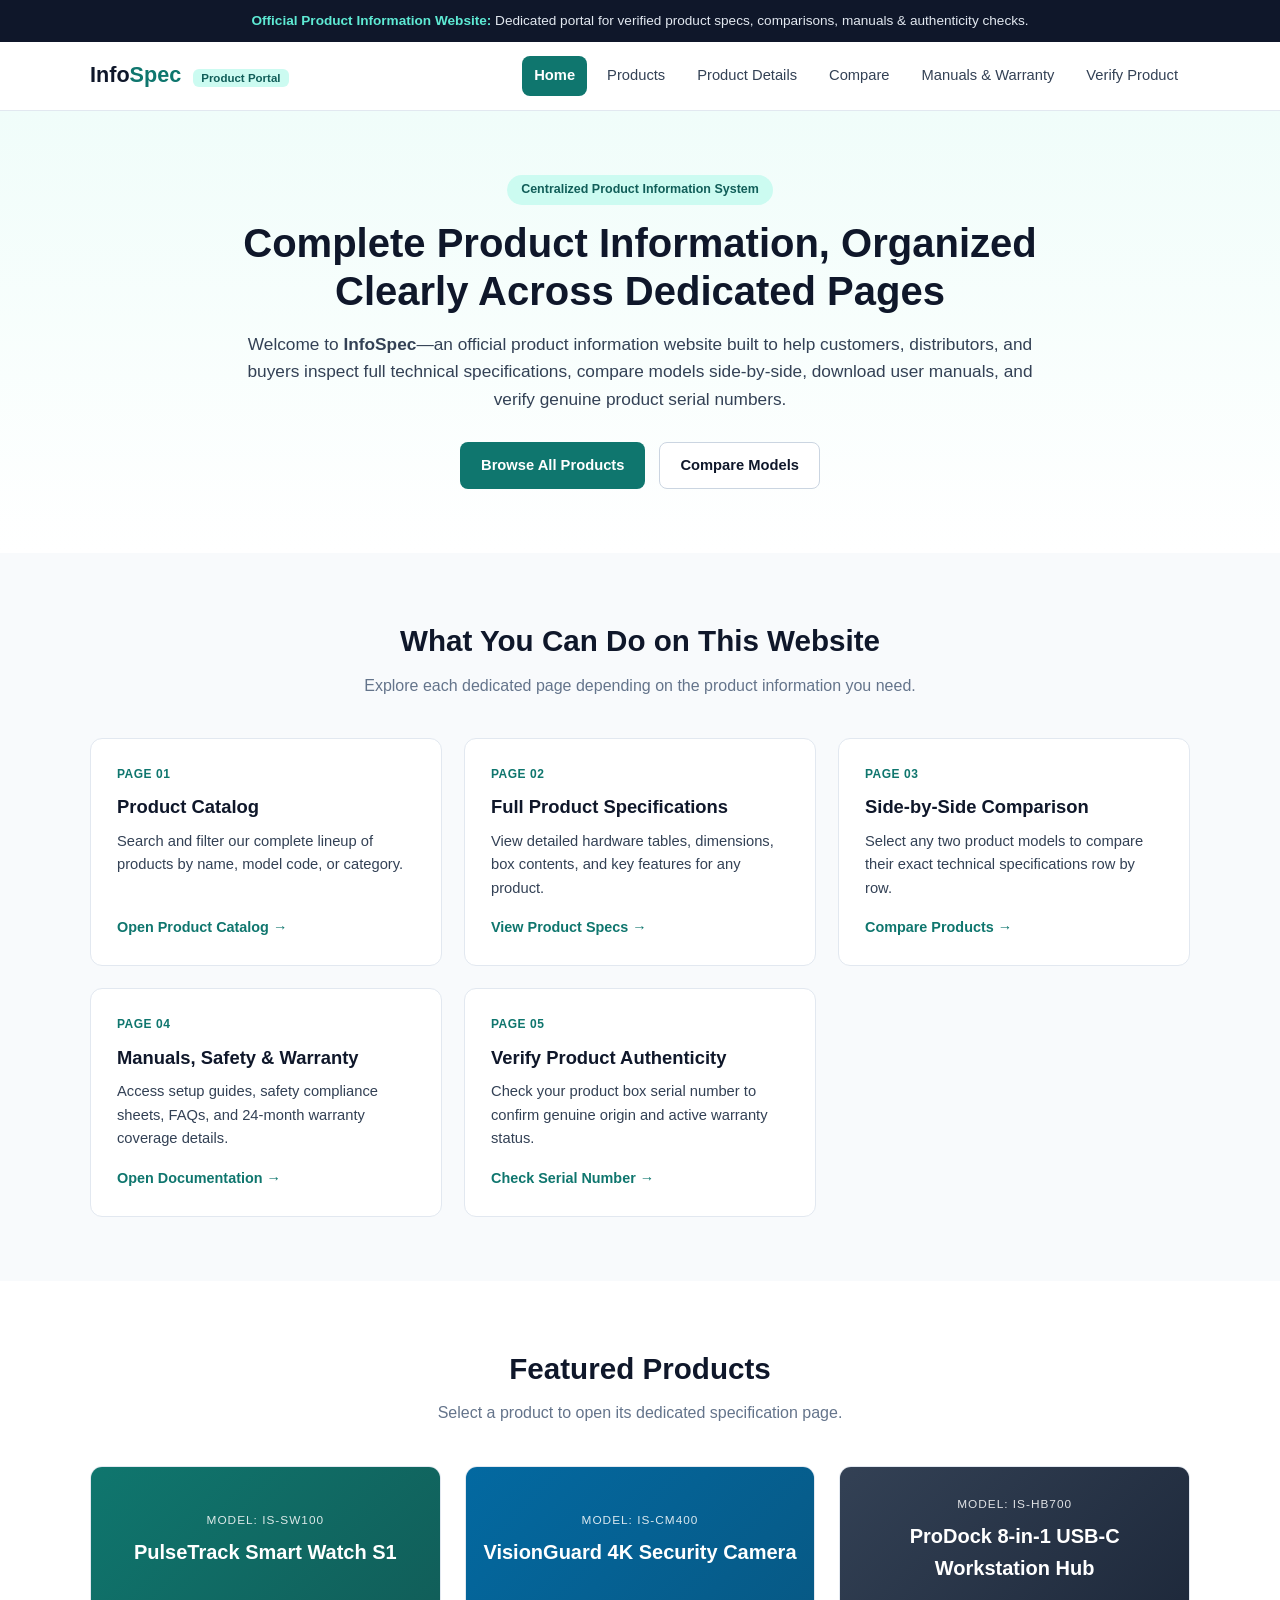
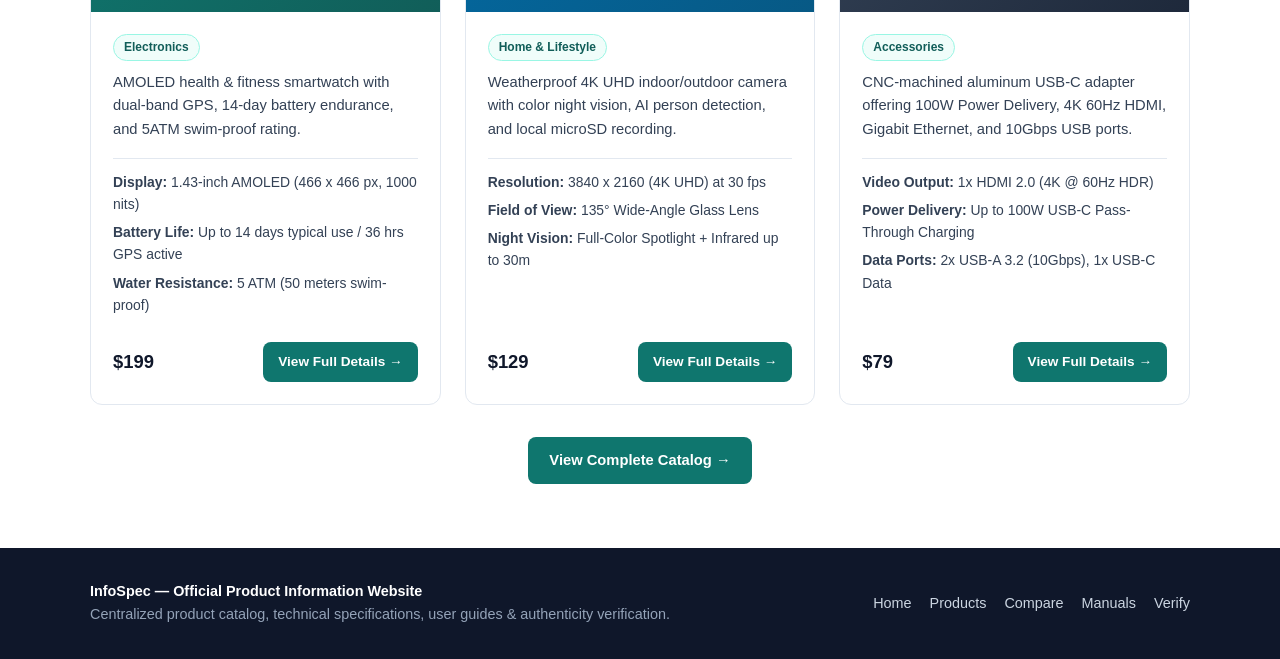
<file: index.html>
<!DOCTYPE html>
<html lang="en">
<head>
  <meta charset="UTF-8" />
  <meta name="viewport" content="width=device-width, initial-scale=1.0" />
  <title>InfoSpec — Product Information Website (Home)</title>
  <link rel="stylesheet" href="css/style.css" />
</head>
<body>
  <!-- Purpose Announcement Bar -->
  <div class="purpose-banner">
    <div class="container">
      <strong>Official Product Information Website:</strong> Dedicated portal for verified product specs, comparisons, manuals &amp; authenticity checks.
    </div>
  </div>

  <!-- Navigation -->
  <header class="navbar">
    <div class="container nav-content">
      <a href="index.html" class="logo">Info<span>Spec</span> <small>Product Portal</small></a>
      <nav class="nav-links" id="navLinks">
        <a href="index.html" class="active">Home</a>
        <a href="products.html" class="">Products</a>
        <a href="product-details.html" class="">Product Details</a>
        <a href="compare.html" class="">Compare</a>
        <a href="manuals.html" class="">Manuals &amp; Warranty</a>
        <a href="verify.html" class="">Verify Product</a>
      </nav>
      <button class="menu-toggle" id="menuToggle" aria-label="Toggle Menu">&#9776;</button>
    </div>
  </header>

  <!-- Hero Section explaining the website's exact purpose -->
  <section class="hero">
    <div class="container hero-center">
      <span class="pill">Centralized Product Information System</span>
      <h1>Complete Product Information, Organized Clearly Across Dedicated Pages</h1>
      <p class="hero-subtitle">
        Welcome to <strong>InfoSpec</strong>—an official product information website built to help customers,
        distributors, and buyers inspect full technical specifications, compare models side-by-side,
        download user manuals, and verify genuine product serial numbers.
      </p>
      <div class="hero-actions">
        <a href="products.html" class="btn btn-primary">Browse All Products</a>
        <a href="compare.html" class="btn btn-outline">Compare Models</a>
      </div>
    </div>
  </section>

  <!-- Website Sections / Pages Directory -->
  <section class="section bg-light">
    <div class="container">
      <div class="section-header">
        <h2>What You Can Do on This Website</h2>
        <p>Explore each dedicated page depending on the product information you need.</p>
      </div>

      <div class="nav-cards-grid">
        <a href="products.html" class="nav-card">
          <span class="step-num">Page 01</span>
          <h3>Product Catalog</h3>
          <p>Search and filter our complete lineup of products by name, model code, or category.</p>
          <span class="card-link">Open Product Catalog &rarr;</span>
        </a>

        <a href="product-details.html" class="nav-card">
          <span class="step-num">Page 02</span>
          <h3>Full Product Specifications</h3>
          <p>View detailed hardware tables, dimensions, box contents, and key features for any product.</p>
          <span class="card-link">View Product Specs &rarr;</span>
        </a>

        <a href="compare.html" class="nav-card">
          <span class="step-num">Page 03</span>
          <h3>Side-by-Side Comparison</h3>
          <p>Select any two product models to compare their exact technical specifications row by row.</p>
          <span class="card-link">Compare Products &rarr;</span>
        </a>

        <a href="manuals.html" class="nav-card">
          <span class="step-num">Page 04</span>
          <h3>Manuals, Safety &amp; Warranty</h3>
          <p>Access setup guides, safety compliance sheets, FAQs, and 24-month warranty coverage details.</p>
          <span class="card-link">Open Documentation &rarr;</span>
        </a>

        <a href="verify.html" class="nav-card">
          <span class="step-num">Page 05</span>
          <h3>Verify Product Authenticity</h3>
          <p>Check your product box serial number to confirm genuine origin and active warranty status.</p>
          <span class="card-link">Check Serial Number &rarr;</span>
        </a>
      </div>
    </div>
  </section>

  <!-- Featured Products Preview -->
  <section class="section">
    <div class="container">
      <div class="section-header">
        <h2>Featured Products</h2>
        <p>Select a product to open its dedicated specification page.</p>
      </div>
      <div id="featuredGrid" class="product-grid"></div>
      <div style="text-align: center; margin-top: 32px;">
        <a href="products.html" class="btn btn-primary">View Complete Catalog &rarr;</a>
      </div>
    </div>
  </section>

  <!-- Footer -->
  <footer class="footer">
    <div class="container footer-grid">
      <div>
        <strong>InfoSpec — Official Product Information Website</strong>
        <p>Centralized product catalog, technical specifications, user guides &amp; authenticity verification.</p>
      </div>
      <div class="footer-links">
        <a href="index.html">Home</a>
        <a href="products.html">Products</a>
        <a href="compare.html">Compare</a>
        <a href="manuals.html">Manuals</a>
        <a href="verify.html">Verify</a>
      </div>
    </div>
  </footer>
  <script src="js/data.js"></script>
  <script src="js/main.js"></script>
</body>
</html>
</file>
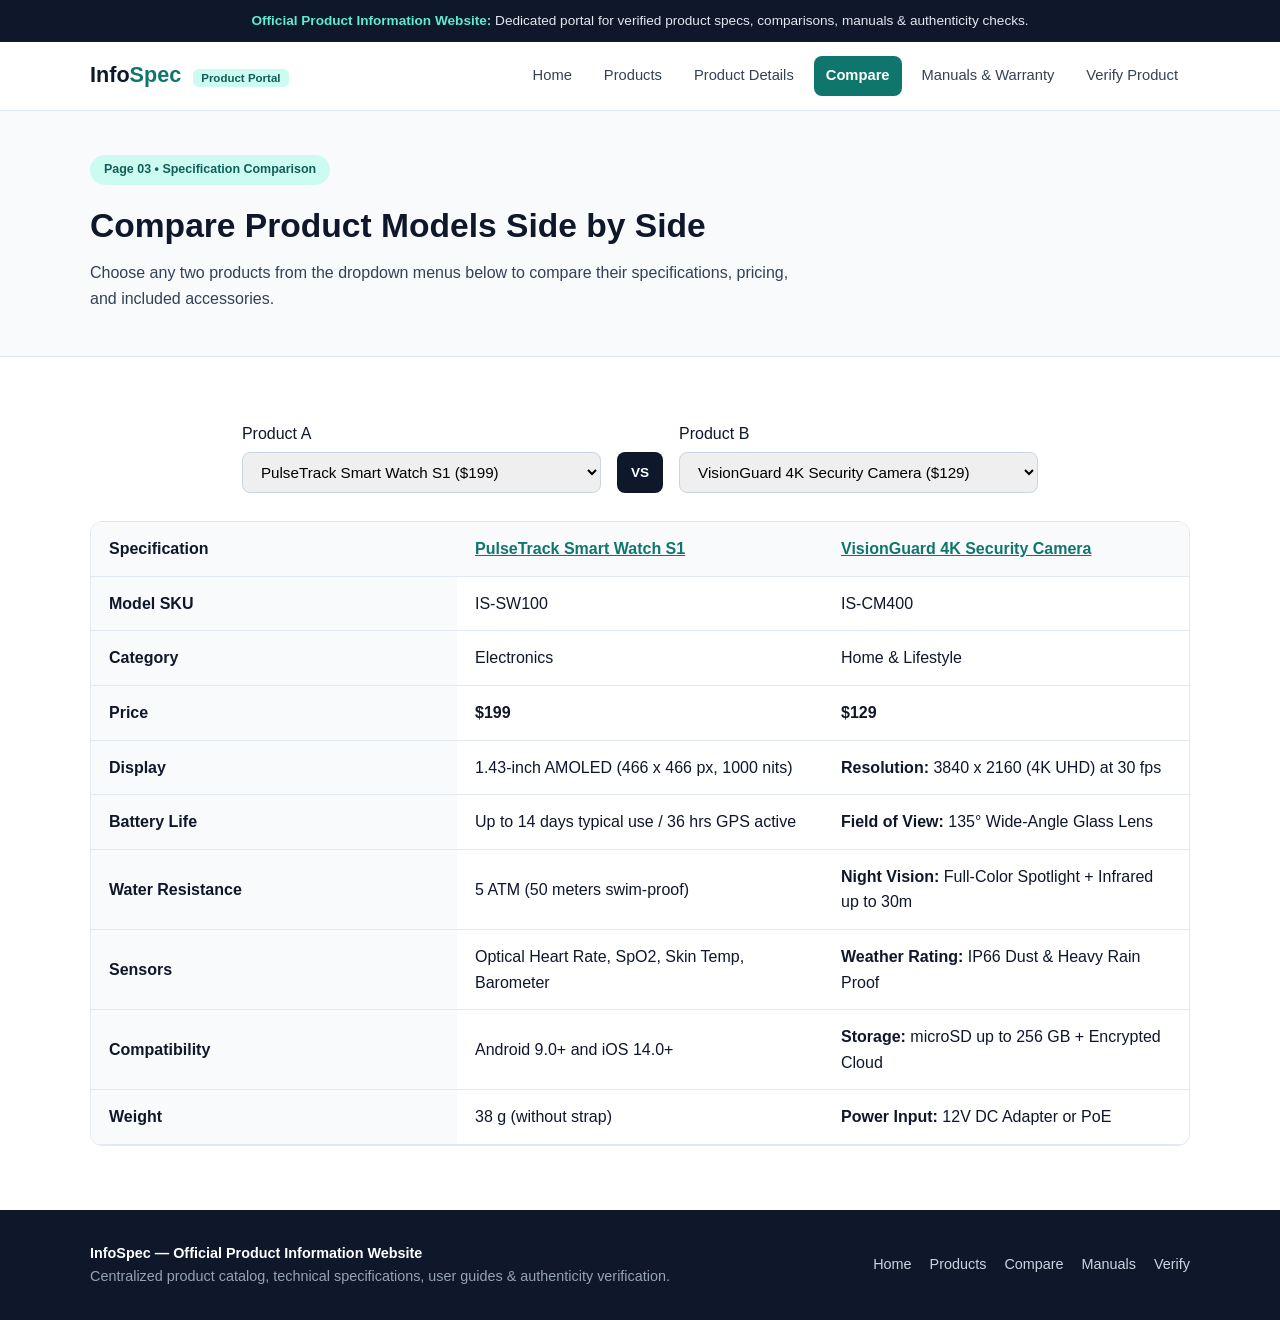
<file: compare.html>
<!DOCTYPE html>
<html lang="en">
<head>
  <meta charset="UTF-8" />
  <meta name="viewport" content="width=device-width, initial-scale=1.0" />
  <title>Compare Products — InfoSpec Product Information Website</title>
  <link rel="stylesheet" href="css/style.css" />
</head>
<body>
  <!-- Purpose Announcement Bar -->
  <div class="purpose-banner">
    <div class="container">
      <strong>Official Product Information Website:</strong> Dedicated portal for verified product specs, comparisons, manuals &amp; authenticity checks.
    </div>
  </div>

  <!-- Navigation -->
  <header class="navbar">
    <div class="container nav-content">
      <a href="index.html" class="logo">Info<span>Spec</span> <small>Product Portal</small></a>
      <nav class="nav-links" id="navLinks">
        <a href="index.html" class="">Home</a>
        <a href="products.html" class="">Products</a>
        <a href="product-details.html" class="">Product Details</a>
        <a href="compare.html" class="active">Compare</a>
        <a href="manuals.html" class="">Manuals &amp; Warranty</a>
        <a href="verify.html" class="">Verify Product</a>
      </nav>
      <button class="menu-toggle" id="menuToggle" aria-label="Toggle Menu">&#9776;</button>
    </div>
  </header>

  <section class="page-header">
    <div class="container">
      <span class="pill">Page 03 • Specification Comparison</span>
      <h1>Compare Product Models Side by Side</h1>
      <p>Choose any two products from the dropdown menus below to compare their specifications, pricing, and included accessories.</p>
    </div>
  </section>

  <section class="section">
    <div class="container">
      <div class="compare-controls">
        <div class="select-group">
          <label for="compareSelectA">Product A</label>
          <select id="compareSelectA"></select>
        </div>
        <div class="vs-badge">VS</div>
        <div class="select-group">
          <label for="compareSelectB">Product B</label>
          <select id="compareSelectB"></select>
        </div>
      </div>

      <div class="table-wrapper">
        <table class="compare-table" id="compareTable"></table>
      </div>
    </div>
  </section>

  <!-- Footer -->
  <footer class="footer">
    <div class="container footer-grid">
      <div>
        <strong>InfoSpec — Official Product Information Website</strong>
        <p>Centralized product catalog, technical specifications, user guides &amp; authenticity verification.</p>
      </div>
      <div class="footer-links">
        <a href="index.html">Home</a>
        <a href="products.html">Products</a>
        <a href="compare.html">Compare</a>
        <a href="manuals.html">Manuals</a>
        <a href="verify.html">Verify</a>
      </div>
    </div>
  </footer>
  <script src="js/data.js"></script>
  <script src="js/main.js"></script>
</body>
</html>
</file>
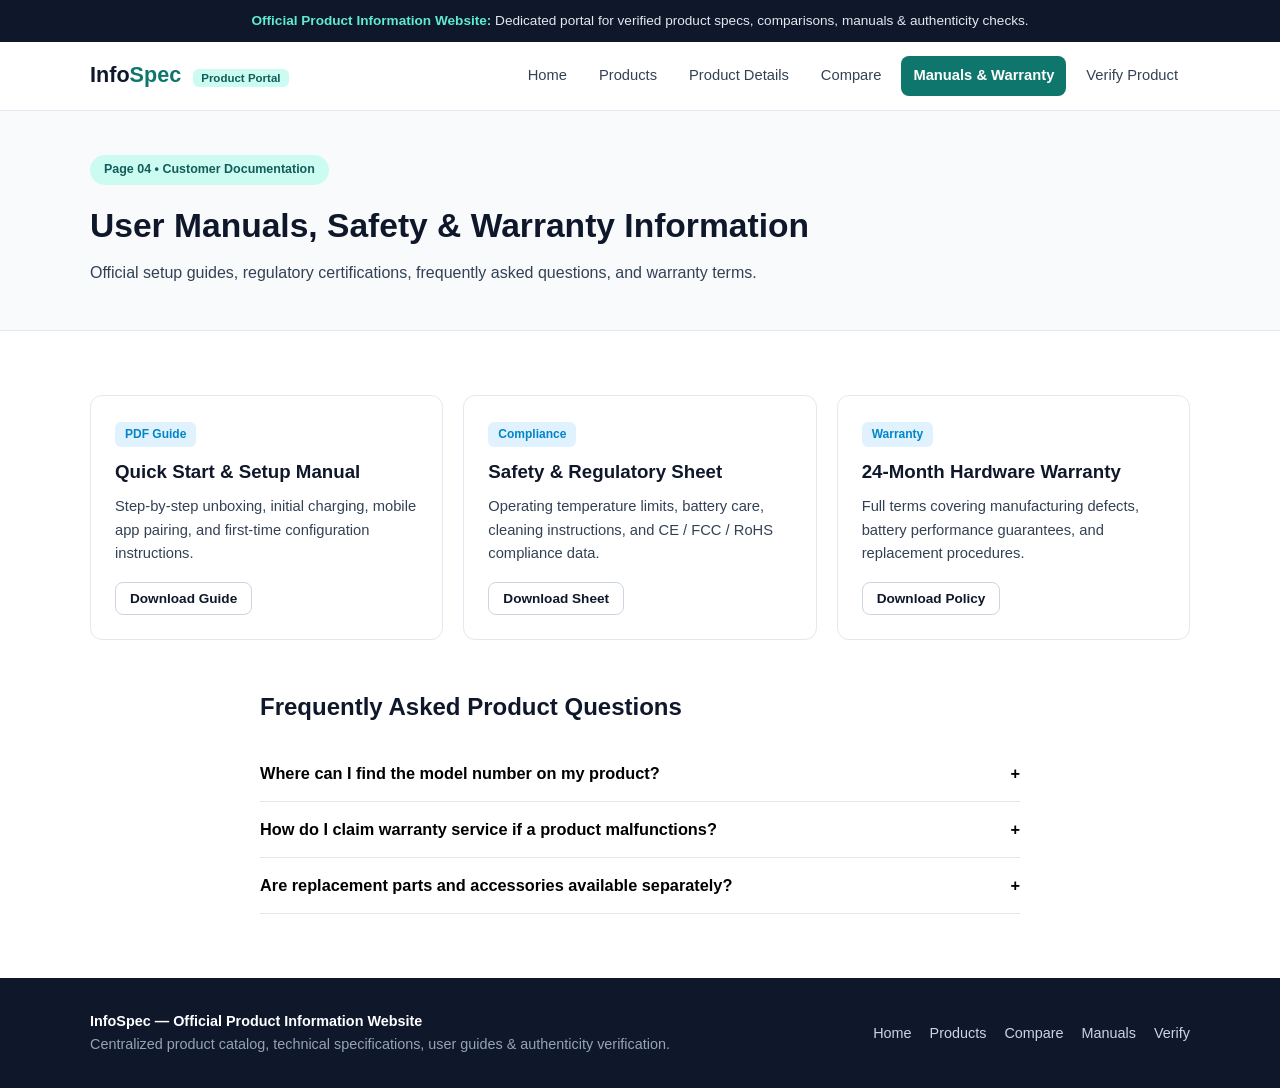
<file: manuals.html>
<!DOCTYPE html>
<html lang="en">
<head>
  <meta charset="UTF-8" />
  <meta name="viewport" content="width=device-width, initial-scale=1.0" />
  <title>Manuals, Safety &amp; Warranty — InfoSpec</title>
  <link rel="stylesheet" href="css/style.css" />
</head>
<body>
  <!-- Purpose Announcement Bar -->
  <div class="purpose-banner">
    <div class="container">
      <strong>Official Product Information Website:</strong> Dedicated portal for verified product specs, comparisons, manuals &amp; authenticity checks.
    </div>
  </div>

  <!-- Navigation -->
  <header class="navbar">
    <div class="container nav-content">
      <a href="index.html" class="logo">Info<span>Spec</span> <small>Product Portal</small></a>
      <nav class="nav-links" id="navLinks">
        <a href="index.html" class="">Home</a>
        <a href="products.html" class="">Products</a>
        <a href="product-details.html" class="">Product Details</a>
        <a href="compare.html" class="">Compare</a>
        <a href="manuals.html" class="active">Manuals &amp; Warranty</a>
        <a href="verify.html" class="">Verify Product</a>
      </nav>
      <button class="menu-toggle" id="menuToggle" aria-label="Toggle Menu">&#9776;</button>
    </div>
  </header>

  <section class="page-header">
    <div class="container">
      <span class="pill">Page 04 • Customer Documentation</span>
      <h1>User Manuals, Safety &amp; Warranty Information</h1>
      <p>Official setup guides, regulatory certifications, frequently asked questions, and warranty terms.</p>
    </div>
  </section>

  <section class="section">
    <div class="container">
      <div class="docs-grid">
        <div class="doc-card">
          <span class="doc-tag">PDF Guide</span>
          <h3>Quick Start &amp; Setup Manual</h3>
          <p>Step-by-step unboxing, initial charging, mobile app pairing, and first-time configuration instructions.</p>
          <button class="btn btn-outline btn-sm download-doc" data-doc="Quick Start & Setup Manual">Download Guide</button>
        </div>
        <div class="doc-card">
          <span class="doc-tag">Compliance</span>
          <h3>Safety &amp; Regulatory Sheet</h3>
          <p>Operating temperature limits, battery care, cleaning instructions, and CE / FCC / RoHS compliance data.</p>
          <button class="btn btn-outline btn-sm download-doc" data-doc="Safety & Regulatory Sheet">Download Sheet</button>
        </div>
        <div class="doc-card">
          <span class="doc-tag">Warranty</span>
          <h3>24-Month Hardware Warranty</h3>
          <p>Full terms covering manufacturing defects, battery performance guarantees, and replacement procedures.</p>
          <button class="btn btn-outline btn-sm download-doc" data-doc="24-Month Warranty Policy">Download Policy</button>
        </div>
      </div>

      <div class="faq-wrapper">
        <h2>Frequently Asked Product Questions</h2>
        <div class="faq-item">
          <button class="faq-question">Where can I find the model number on my product? <span>+</span></button>
          <div class="faq-answer">
            <p>The model SKU (starting with <strong>IS-</strong>) is printed on the bottom label of the retail box and laser-etched on the back of the device.</p>
          </div>
        </div>
        <div class="faq-item">
          <button class="faq-question">How do I claim warranty service if a product malfunctions? <span>+</span></button>
          <div class="faq-answer">
            <p>First verify your serial number on the <a href="verify.html">Verify Product</a> page, then contact support with your proof of purchase for a free replacement unit.</p>
          </div>
        </div>
        <div class="faq-item">
          <button class="faq-question">Are replacement parts and accessories available separately? <span>+</span></button>
          <div class="faq-answer">
            <p>Yes—charging docks, replacement HEPA filters, mounting brackets, and straps are listed in our <a href="products.html">Product Catalog</a>.</p>
          </div>
        </div>
      </div>
    </div>
  </section>

  <!-- Footer -->
  <footer class="footer">
    <div class="container footer-grid">
      <div>
        <strong>InfoSpec — Official Product Information Website</strong>
        <p>Centralized product catalog, technical specifications, user guides &amp; authenticity verification.</p>
      </div>
      <div class="footer-links">
        <a href="index.html">Home</a>
        <a href="products.html">Products</a>
        <a href="compare.html">Compare</a>
        <a href="manuals.html">Manuals</a>
        <a href="verify.html">Verify</a>
      </div>
    </div>
  </footer>
  <script src="js/data.js"></script>
  <script src="js/main.js"></script>
</body>
</html>
</file>
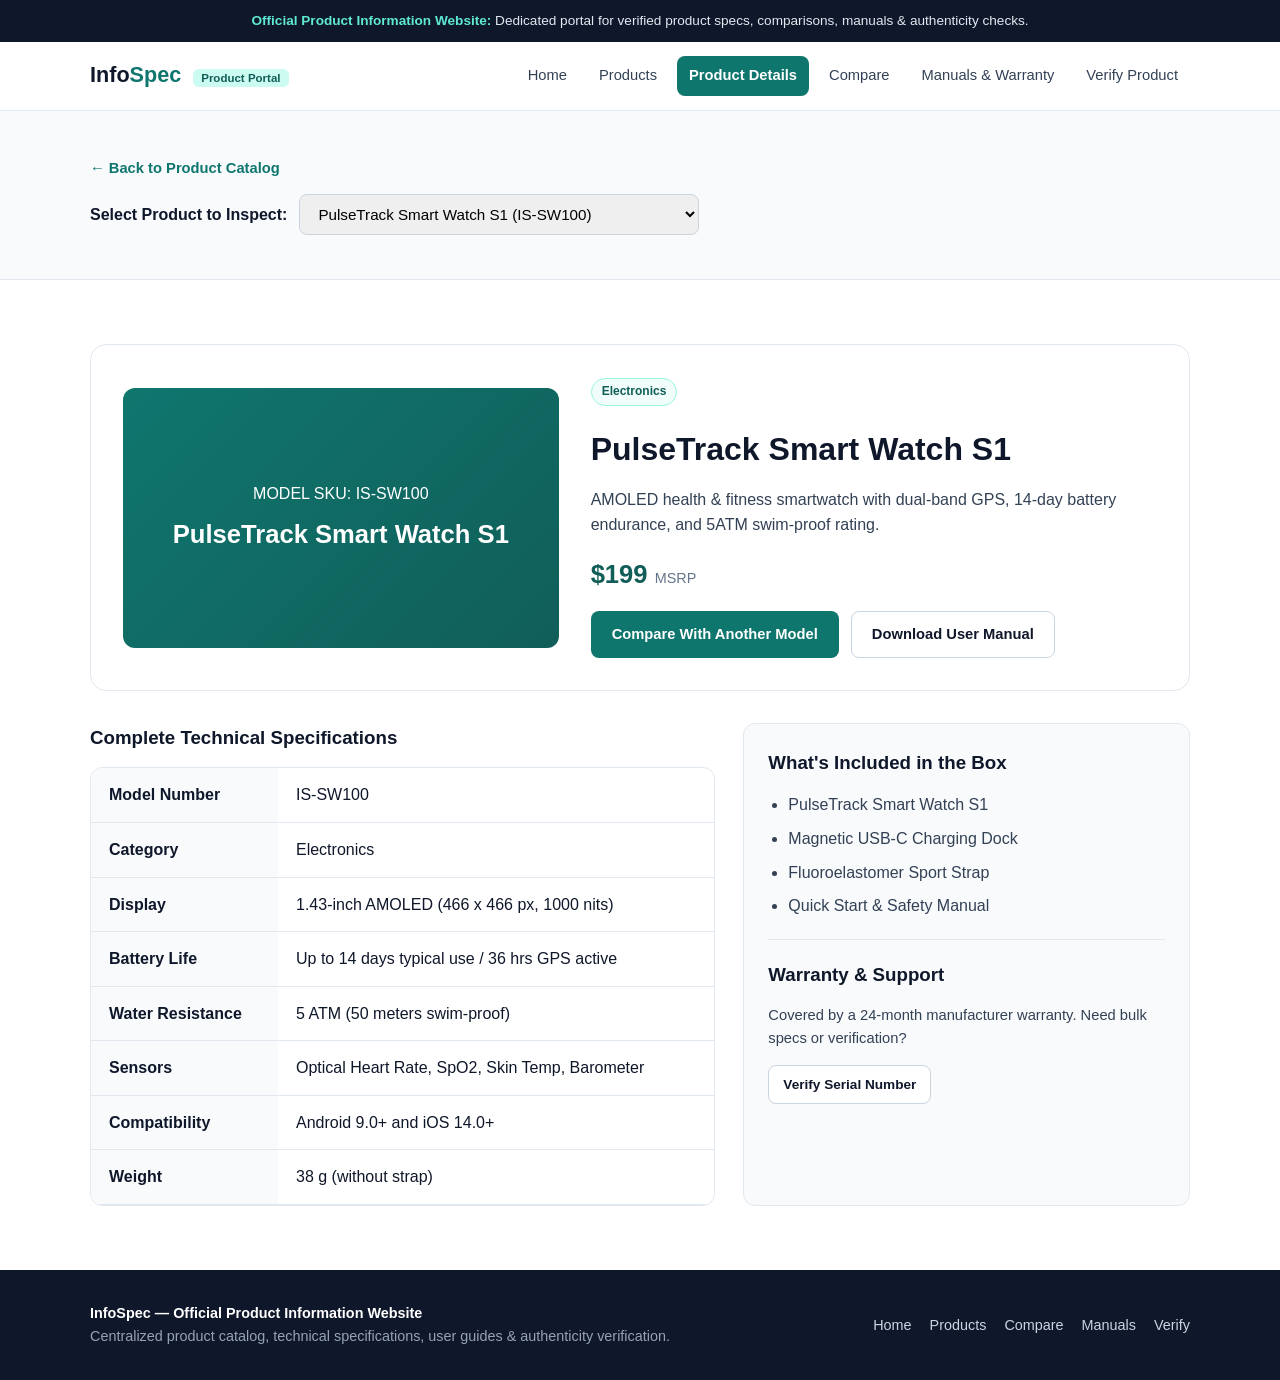
<file: product-details.html>
<!DOCTYPE html>
<html lang="en">
<head>
  <meta charset="UTF-8" />
  <meta name="viewport" content="width=device-width, initial-scale=1.0" />
  <title>Product Details &amp; Specifications — InfoSpec</title>
  <link rel="stylesheet" href="css/style.css" />
</head>
<body>
  <!-- Purpose Announcement Bar -->
  <div class="purpose-banner">
    <div class="container">
      <strong>Official Product Information Website:</strong> Dedicated portal for verified product specs, comparisons, manuals &amp; authenticity checks.
    </div>
  </div>

  <!-- Navigation -->
  <header class="navbar">
    <div class="container nav-content">
      <a href="index.html" class="logo">Info<span>Spec</span> <small>Product Portal</small></a>
      <nav class="nav-links" id="navLinks">
        <a href="index.html" class="">Home</a>
        <a href="products.html" class="">Products</a>
        <a href="product-details.html" class="active">Product Details</a>
        <a href="compare.html" class="">Compare</a>
        <a href="manuals.html" class="">Manuals &amp; Warranty</a>
        <a href="verify.html" class="">Verify Product</a>
      </nav>
      <button class="menu-toggle" id="menuToggle" aria-label="Toggle Menu">&#9776;</button>
    </div>
  </header>

  <section class="page-header">
    <div class="container">
      <div class="breadcrumb"><a href="products.html">&larr; Back to Product Catalog</a></div>
      <div class="detail-switcher">
        <label for="productSelector"><strong>Select Product to Inspect:</strong></label>
        <select id="productSelector"></select>
      </div>
    </div>
  </section>

  <section class="section">
    <div class="container" id="productDetailContainer">
      <!-- Populated dynamically from js/data.js -->
    </div>
  </section>

  <!-- Footer -->
  <footer class="footer">
    <div class="container footer-grid">
      <div>
        <strong>InfoSpec — Official Product Information Website</strong>
        <p>Centralized product catalog, technical specifications, user guides &amp; authenticity verification.</p>
      </div>
      <div class="footer-links">
        <a href="index.html">Home</a>
        <a href="products.html">Products</a>
        <a href="compare.html">Compare</a>
        <a href="manuals.html">Manuals</a>
        <a href="verify.html">Verify</a>
      </div>
    </div>
  </footer>
  <script src="js/data.js"></script>
  <script src="js/main.js"></script>
</body>
</html>
</file>
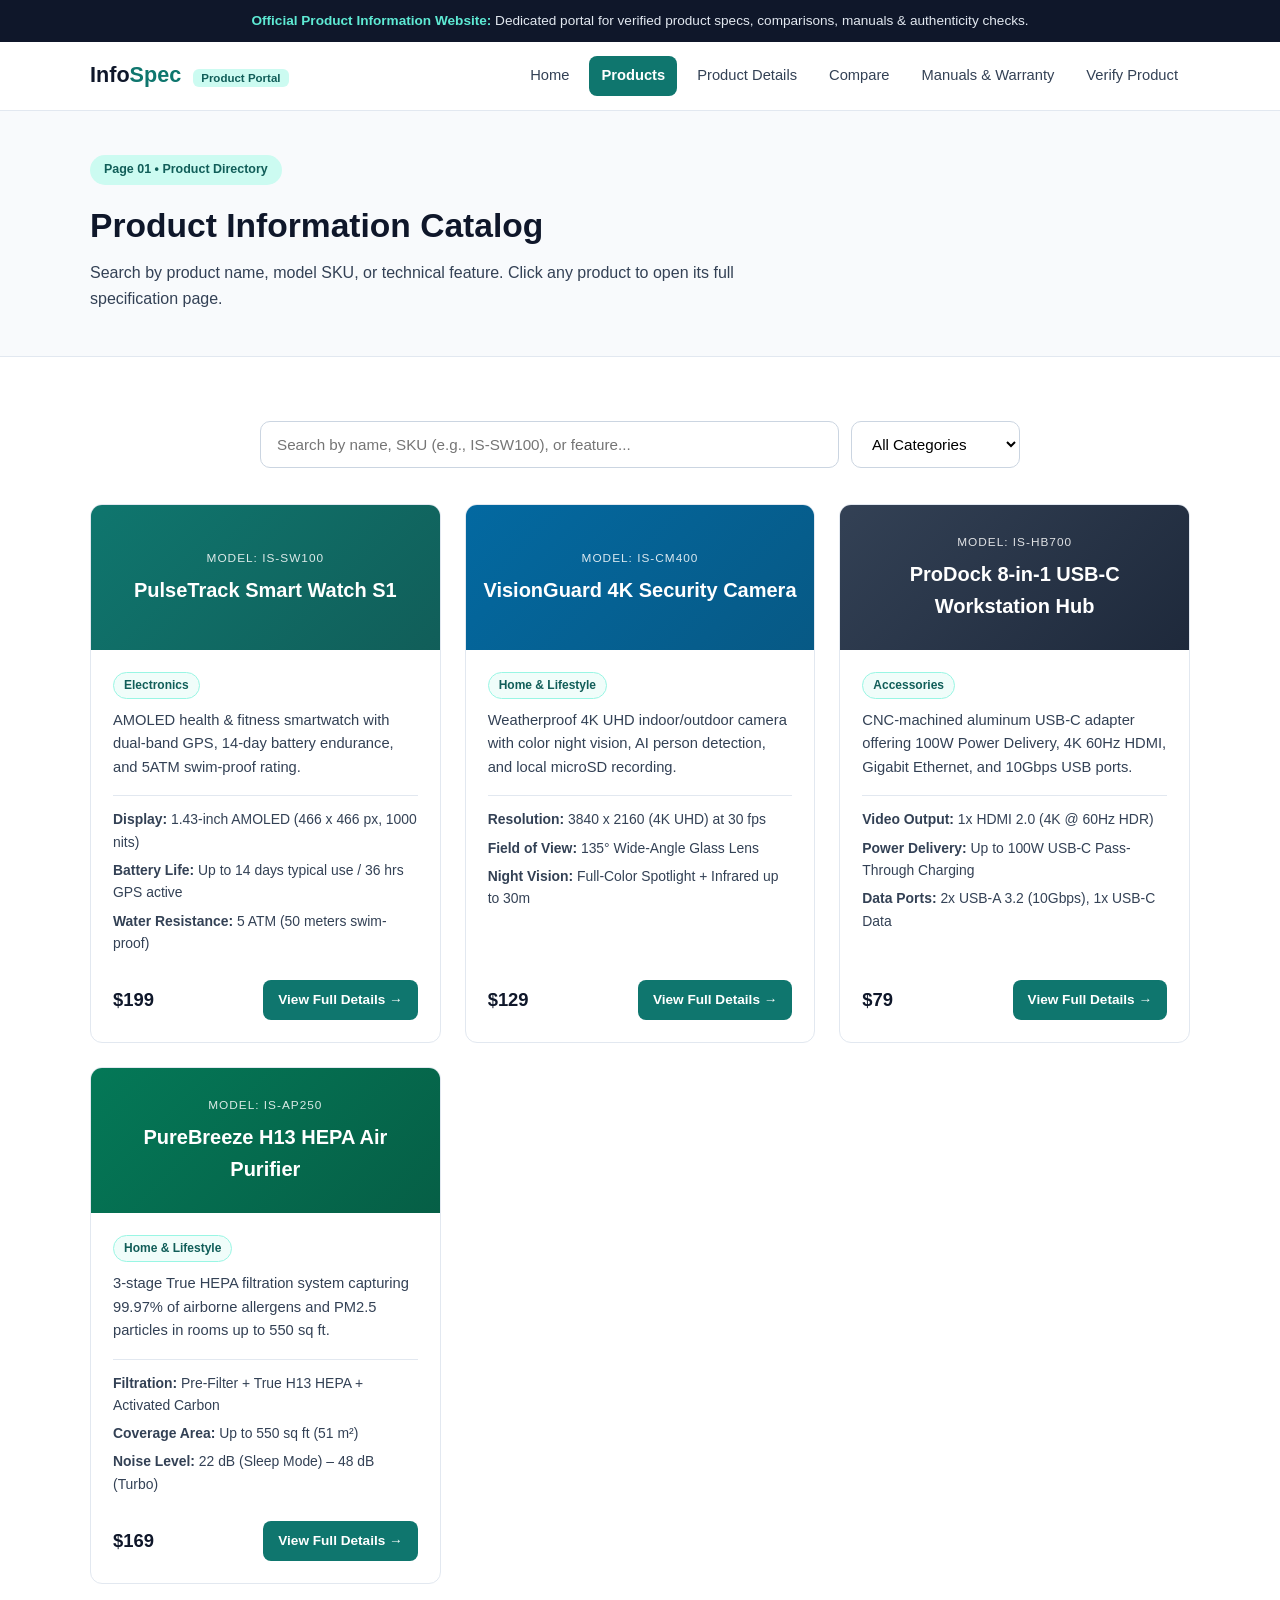
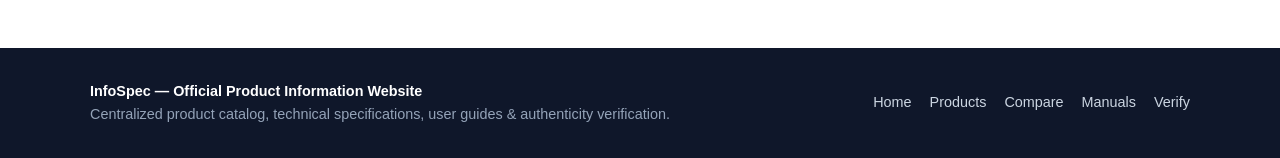
<file: products.html>
<!DOCTYPE html>
<html lang="en">
<head>
  <meta charset="UTF-8" />
  <meta name="viewport" content="width=device-width, initial-scale=1.0" />
  <title>Product Catalog — InfoSpec Product Information Website</title>
  <link rel="stylesheet" href="css/style.css" />
</head>
<body>
  <!-- Purpose Announcement Bar -->
  <div class="purpose-banner">
    <div class="container">
      <strong>Official Product Information Website:</strong> Dedicated portal for verified product specs, comparisons, manuals &amp; authenticity checks.
    </div>
  </div>

  <!-- Navigation -->
  <header class="navbar">
    <div class="container nav-content">
      <a href="index.html" class="logo">Info<span>Spec</span> <small>Product Portal</small></a>
      <nav class="nav-links" id="navLinks">
        <a href="index.html" class="">Home</a>
        <a href="products.html" class="active">Products</a>
        <a href="product-details.html" class="">Product Details</a>
        <a href="compare.html" class="">Compare</a>
        <a href="manuals.html" class="">Manuals &amp; Warranty</a>
        <a href="verify.html" class="">Verify Product</a>
      </nav>
      <button class="menu-toggle" id="menuToggle" aria-label="Toggle Menu">&#9776;</button>
    </div>
  </header>

  <section class="page-header">
    <div class="container">
      <span class="pill">Page 01 • Product Directory</span>
      <h1>Product Information Catalog</h1>
      <p>Search by product name, model SKU, or technical feature. Click any product to open its full specification page.</p>
    </div>
  </section>

  <section class="section">
    <div class="container">
      <!-- Search & Category Filter -->
      <div class="search-bar-container">
        <input
          type="text"
          id="searchInput"
          placeholder="Search by name, SKU (e.g., IS-SW100), or feature..."
        />
        <select id="categoryFilter">
          <option value="all">All Categories</option>
          <option value="Electronics">Electronics</option>
          <option value="Home & Lifestyle">Home &amp; Lifestyle</option>
          <option value="Accessories">Accessories</option>
        </select>
      </div>

      <div id="productGrid" class="product-grid"></div>
      <p id="noResults" class="no-results" style="display: none;">No products match your search criteria.</p>
    </div>
  </section>

  <!-- Footer -->
  <footer class="footer">
    <div class="container footer-grid">
      <div>
        <strong>InfoSpec — Official Product Information Website</strong>
        <p>Centralized product catalog, technical specifications, user guides &amp; authenticity verification.</p>
      </div>
      <div class="footer-links">
        <a href="index.html">Home</a>
        <a href="products.html">Products</a>
        <a href="compare.html">Compare</a>
        <a href="manuals.html">Manuals</a>
        <a href="verify.html">Verify</a>
      </div>
    </div>
  </footer>
  <script src="js/data.js"></script>
  <script src="js/main.js"></script>
</body>
</html>
</file>
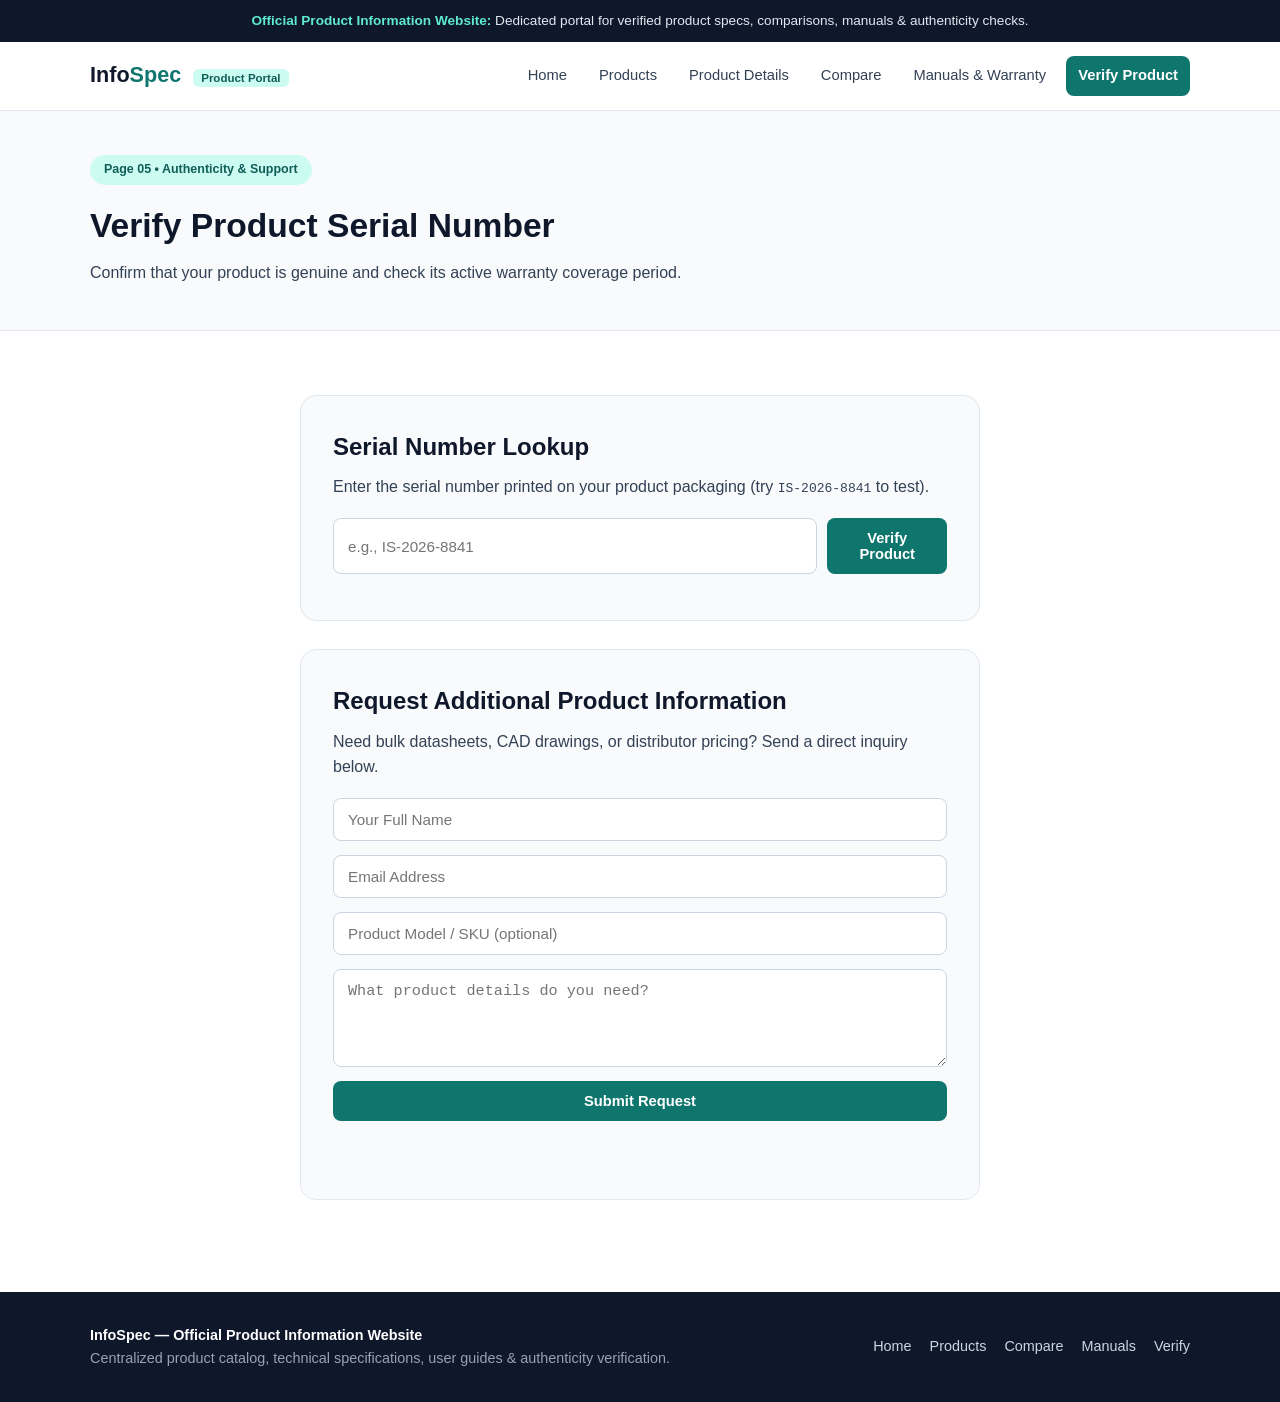
<file: verify.html>
<!DOCTYPE html>
<html lang="en">
<head>
  <meta charset="UTF-8" />
  <meta name="viewport" content="width=device-width, initial-scale=1.0" />
  <title>Verify Product Authenticity — InfoSpec</title>
  <link rel="stylesheet" href="css/style.css" />
</head>
<body>
  <!-- Purpose Announcement Bar -->
  <div class="purpose-banner">
    <div class="container">
      <strong>Official Product Information Website:</strong> Dedicated portal for verified product specs, comparisons, manuals &amp; authenticity checks.
    </div>
  </div>

  <!-- Navigation -->
  <header class="navbar">
    <div class="container nav-content">
      <a href="index.html" class="logo">Info<span>Spec</span> <small>Product Portal</small></a>
      <nav class="nav-links" id="navLinks">
        <a href="index.html" class="">Home</a>
        <a href="products.html" class="">Products</a>
        <a href="product-details.html" class="">Product Details</a>
        <a href="compare.html" class="">Compare</a>
        <a href="manuals.html" class="">Manuals &amp; Warranty</a>
        <a href="verify.html" class="active">Verify Product</a>
      </nav>
      <button class="menu-toggle" id="menuToggle" aria-label="Toggle Menu">&#9776;</button>
    </div>
  </header>

  <section class="page-header">
    <div class="container">
      <span class="pill">Page 05 • Authenticity &amp; Support</span>
      <h1>Verify Product Serial Number</h1>
      <p>Confirm that your product is genuine and check its active warranty coverage period.</p>
    </div>
  </section>

  <section class="section">
    <div class="container narrow">
      <div class="verify-box">
        <h2>Serial Number Lookup</h2>
        <p>Enter the serial number printed on your product packaging (try <code>IS-2026-8841</code> to test).</p>
        <form id="verifyForm" class="verify-form">
          <input type="text" id="serialInput" placeholder="e.g., IS-2026-8841" required />
          <button type="submit" class="btn btn-primary">Verify Product</button>
        </form>
        <div id="verifyResult" class="verify-result"></div>
      </div>

      <div class="inquiry-box">
        <h2>Request Additional Product Information</h2>
        <p>Need bulk datasheets, CAD drawings, or distributor pricing? Send a direct inquiry below.</p>
        <form id="inquiryForm" class="inquiry-form">
          <input type="text" id="inqName" placeholder="Your Full Name" required />
          <input type="email" id="inqEmail" placeholder="Email Address" required />
          <input type="text" id="inqModel" placeholder="Product Model / SKU (optional)" />
          <textarea id="inqMessage" rows="4" placeholder="What product details do you need?" required></textarea>
          <button type="submit" class="btn btn-primary">Submit Request</button>
          <p id="inqStatus" class="verify-result"></p>
        </form>
      </div>
    </div>
  </section>

  <!-- Footer -->
  <footer class="footer">
    <div class="container footer-grid">
      <div>
        <strong>InfoSpec — Official Product Information Website</strong>
        <p>Centralized product catalog, technical specifications, user guides &amp; authenticity verification.</p>
      </div>
      <div class="footer-links">
        <a href="index.html">Home</a>
        <a href="products.html">Products</a>
        <a href="compare.html">Compare</a>
        <a href="manuals.html">Manuals</a>
        <a href="verify.html">Verify</a>
      </div>
    </div>
  </footer>
  <script src="js/data.js"></script>
  <script src="js/main.js"></script>
</body>
</html>
</file>
<file: css/style.css>
:root {
  --primary: #0f766e;
  --primary-dark: #115e59;
  --accent: #0284c7;
  --dark: #0f172a;
  --slate: #334155;
  --muted: #64748b;
  --light: #f8fafc;
  --border: #e2e8f0;
  --white: #ffffff;
  --radius: 12px;
}

* {
  box-sizing: border-box;
  margin: 0;
  padding: 0;
}

body {
  font-family: -apple-system, BlinkMacSystemFont, "Segoe UI", Roboto, sans-serif;
  color: var(--dark);
  line-height: 1.6;
  background: var(--white);
  display: flex;
  flex-direction: column;
  min-height: 100vh;
}

.container {
  max-width: 1140px;
  margin: 0 auto;
  padding: 0 20px;
  width: 100%;
}

.container.narrow {
  max-width: 720px;
}

/* Purpose Banner */
.purpose-banner {
  background: var(--dark);
  color: #e2e8f0;
  font-size: 0.85rem;
  padding: 10px 0;
  text-align: center;
}

.purpose-banner strong {
  color: #5eead4;
}

/* Navbar */
.navbar {
  position: sticky;
  top: 0;
  z-index: 100;
  background: rgba(255, 255, 255, 0.96);
  backdrop-filter: blur(8px);
  border-bottom: 1px solid var(--border);
}

.nav-content {
  display: flex;
  justify-content: space-between;
  align-items: center;
  height: 68px;
}

.logo {
  font-size: 1.35rem;
  font-weight: 800;
  text-decoration: none;
  color: var(--dark);
}

.logo span {
  color: var(--primary);
}

.logo small {
  font-size: 0.72rem;
  font-weight: 700;
  background: #ccfbf1;
  color: var(--primary-dark);
  padding: 3px 8px;
  border-radius: 6px;
  margin-left: 6px;
}

.nav-links {
  display: flex;
  gap: 8px;
}

.nav-links a {
  text-decoration: none;
  color: var(--slate);
  font-weight: 500;
  font-size: 0.92rem;
  padding: 8px 12px;
  border-radius: 8px;
  transition: all 0.2s;
}

.nav-links a:hover {
  color: var(--primary);
  background: #f0fdfa;
}

.nav-links a.active {
  background: var(--primary);
  color: var(--white);
  font-weight: 600;
}

.menu-toggle {
  display: none;
  background: none;
  border: none;
  font-size: 1.6rem;
  cursor: pointer;
}

/* Hero & Page Headers */
.hero {
  padding: 64px 0;
  background: linear-gradient(180deg, #f0fdfa 0%, #ffffff 100%);
}

.hero-center {
  text-align: center;
  max-width: 840px;
}

.page-header {
  padding: 44px 0;
  background: var(--light);
  border-bottom: 1px solid var(--border);
}

.page-header h1 {
  font-size: 2.1rem;
  margin-bottom: 8px;
}

.page-header p {
  color: var(--slate);
  max-width: 720px;
}

.pill {
  display: inline-block;
  background: #ccfbf1;
  color: var(--primary-dark);
  font-weight: 700;
  font-size: 0.78rem;
  padding: 5px 14px;
  border-radius: 999px;
  margin-bottom: 14px;
}

.hero h1 {
  font-size: 2.5rem;
  line-height: 1.2;
  margin-bottom: 16px;
}

.hero-subtitle {
  color: var(--slate);
  font-size: 1.08rem;
  margin-bottom: 28px;
}

.hero-actions {
  display: flex;
  justify-content: center;
  gap: 14px;
  flex-wrap: wrap;
}

/* Sections */
.section {
  padding: 64px 0;
  flex: 1;
}

.bg-light {
  background: var(--light);
}

.section-header {
  text-align: center;
  margin-bottom: 40px;
}

.section-header h2 {
  font-size: 1.85rem;
  margin-bottom: 8px;
}

.section-header p {
  color: var(--muted);
}

/* Home Page Directory Cards */
.nav-cards-grid {
  display: grid;
  grid-template-columns: repeat(auto-fit, minmax(280px, 1fr));
  gap: 22px;
}

.nav-card {
  display: flex;
  flex-direction: column;
  background: var(--white);
  border: 1px solid var(--border);
  border-radius: var(--radius);
  padding: 26px;
  text-decoration: none;
  color: inherit;
  transition: transform 0.2s, box-shadow 0.2s, border-color 0.2s;
}

.nav-card:hover {
  transform: translateY(-3px);
  border-color: var(--primary);
  box-shadow: 0 10px 24px rgba(15, 23, 42, 0.07);
}

.step-num {
  font-size: 0.75rem;
  font-weight: 800;
  color: var(--primary);
  text-transform: uppercase;
  letter-spacing: 0.5px;
  margin-bottom: 8px;
}

.nav-card h3 {
  font-size: 1.15rem;
  margin-bottom: 8px;
}

.nav-card p {
  font-size: 0.92rem;
  color: var(--slate);
  flex-grow: 1;
  margin-bottom: 16px;
}

.card-link {
  font-weight: 700;
  font-size: 0.9rem;
  color: var(--primary);
}

/* Search Bar */
.search-bar-container {
  display: flex;
  gap: 12px;
  max-width: 760px;
  margin: 0 auto 36px;
}

.search-bar-container input {
  flex: 1;
  padding: 13px 16px;
  border: 1px solid #cbd5e1;
  border-radius: 10px;
  font-size: 0.95rem;
}

.search-bar-container select {
  padding: 13px 16px;
  border: 1px solid #cbd5e1;
  border-radius: 10px;
  background: var(--white);
  font-size: 0.95rem;
}

/* Product Grid */
.product-grid {
  display: grid;
  grid-template-columns: repeat(auto-fit, minmax(290px, 1fr));
  gap: 24px;
}

.product-card {
  background: var(--white);
  border: 1px solid var(--border);
  border-radius: var(--radius);
  overflow: hidden;
  display: flex;
  flex-direction: column;
}

.product-banner {
  height: 145px;
  display: flex;
  flex-direction: column;
  align-items: center;
  justify-content: center;
  color: var(--white);
  padding: 16px;
  text-align: center;
}

.product-banner .sku {
  font-size: 0.74rem;
  letter-spacing: 1px;
  opacity: 0.85;
  margin-bottom: 6px;
}

.product-banner h3 {
  font-size: 1.25rem;
}

.product-body {
  padding: 22px;
  display: flex;
  flex-direction: column;
  flex-grow: 1;
}

.category-badge {
  display: inline-block;
  align-self: flex-start;
  font-size: 0.75rem;
  font-weight: 700;
  color: var(--primary-dark);
  background: #f0fdfa;
  border: 1px solid #99f6e4;
  padding: 3px 10px;
  border-radius: 999px;
  margin-bottom: 10px;
}

.product-summary {
  color: var(--slate);
  font-size: 0.92rem;
  margin-bottom: 16px;
}

.quick-specs {
  list-style: none;
  border-top: 1px solid var(--border);
  padding-top: 12px;
  margin-bottom: 20px;
  font-size: 0.87rem;
  color: var(--slate);
  flex-grow: 1;
}

.quick-specs li {
  margin-bottom: 6px;
}

.card-footer {
  display: flex;
  justify-content: space-between;
  align-items: center;
  gap: 10px;
}

.price-tag {
  font-weight: 800;
  font-size: 1.15rem;
}

/* Single Product Detail Page */
.breadcrumb {
  margin-bottom: 14px;
}

.breadcrumb a {
  color: var(--primary);
  text-decoration: none;
  font-weight: 600;
  font-size: 0.92rem;
}

.detail-switcher {
  display: flex;
  align-items: center;
  gap: 12px;
  flex-wrap: wrap;
}

.detail-switcher select {
  padding: 10px 14px;
  border-radius: 8px;
  border: 1px solid #cbd5e1;
  font-size: 0.95rem;
  min-width: 260px;
}

.detail-hero-card {
  display: grid;
  grid-template-columns: 1fr 1.3fr;
  gap: 32px;
  background: var(--white);
  border: 1px solid var(--border);
  border-radius: 16px;
  padding: 32px;
  margin-bottom: 32px;
  align-items: center;
}

.detail-visual {
  height: 260px;
  border-radius: 12px;
  color: var(--white);
  display: flex;
  flex-direction: column;
  align-items: center;
  justify-content: center;
  text-align: center;
  padding: 24px;
}

.detail-visual h2 {
  font-size: 1.6rem;
  margin-top: 8px;
}

.detail-info h1 {
  font-size: 2rem;
  margin: 8px 0 12px;
}

.detail-price {
  font-size: 1.6rem;
  font-weight: 800;
  color: var(--primary-dark);
  margin: 16px 0;
}

.detail-two-col {
  display: grid;
  grid-template-columns: 1.4fr 1fr;
  gap: 28px;
}

.box-panel {
  background: var(--light);
  border: 1px solid var(--border);
  border-radius: var(--radius);
  padding: 24px;
}

.box-panel h3 {
  margin-bottom: 14px;
}

.box-list {
  padding-left: 20px;
  color: var(--slate);
}

.box-list li {
  margin-bottom: 8px;
}

/* Tables */
.table-wrapper {
  overflow-x: auto;
  border: 1px solid var(--border);
  border-radius: var(--radius);
  background: var(--white);
}

.compare-table {
  width: 100%;
  border-collapse: collapse;
}

.compare-table th,
.compare-table td {
  padding: 14px 18px;
  text-align: left;
  border-bottom: 1px solid var(--border);
}

.compare-table th {
  background: var(--light);
  width: 30%;
  font-weight: 700;
}

/* Compare Controls */
.compare-controls {
  display: flex;
  align-items: flex-end;
  justify-content: center;
  gap: 16px;
  margin-bottom: 28px;
  flex-wrap: wrap;
}

.select-group {
  display: flex;
  flex-direction: column;
  gap: 6px;
  min-width: 240px;
}

.select-group select {
  padding: 10px 14px;
  border-radius: 8px;
  border: 1px solid #cbd5e1;
  font-size: 0.95rem;
}

.vs-badge {
  background: var(--dark);
  color: var(--white);
  font-weight: 800;
  padding: 10px 14px;
  border-radius: 8px;
  font-size: 0.85rem;
}

/* Buttons */
.btn {
  display: inline-block;
  padding: 11px 20px;
  border-radius: 8px;
  font-weight: 600;
  font-size: 0.92rem;
  text-decoration: none;
  cursor: pointer;
  border: 1px solid transparent;
  transition: all 0.2s;
}

.btn-sm {
  padding: 8px 14px;
  font-size: 0.85rem;
}

.btn-primary {
  background: var(--primary);
  color: var(--white);
}

.btn-primary:hover {
  background: var(--primary-dark);
}

.btn-outline {
  background: var(--white);
  border-color: #cbd5e1;
  color: var(--dark);
}

.btn-outline:hover {
  border-color: var(--primary);
  color: var(--primary);
}

/* Manuals & FAQ */
.docs-grid {
  display: grid;
  grid-template-columns: repeat(auto-fit, minmax(260px, 1fr));
  gap: 20px;
  margin-bottom: 48px;
}

.doc-card {
  background: var(--white);
  border: 1px solid var(--border);
  border-radius: var(--radius);
  padding: 24px;
}

.doc-tag {
  display: inline-block;
  font-size: 0.75rem;
  font-weight: 700;
  color: var(--accent);
  background: #e0f2fe;
  padding: 3px 10px;
  border-radius: 6px;
  margin-bottom: 10px;
}

.doc-card h3 {
  margin-bottom: 8px;
}

.doc-card p {
  font-size: 0.92rem;
  color: var(--slate);
  margin-bottom: 16px;
}

.faq-wrapper {
  max-width: 760px;
  margin: 0 auto;
}

.faq-wrapper h2 {
  margin-bottom: 20px;
}

.faq-item {
  border-bottom: 1px solid var(--border);
}

.faq-question {
  width: 100%;
  background: none;
  border: none;
  padding: 18px 0;
  text-align: left;
  font-size: 1.02rem;
  font-weight: 600;
  display: flex;
  justify-content: space-between;
  cursor: pointer;
}

.faq-answer {
  max-height: 0;
  overflow: hidden;
  transition: max-height 0.25s ease;
  color: var(--slate);
}

.faq-answer p {
  padding-bottom: 18px;
}

.faq-item.active .faq-answer {
  max-height: 200px;
}

/* Verify & Inquiry */
.verify-box,
.inquiry-box {
  background: var(--light);
  border: 1px solid var(--border);
  border-radius: 16px;
  padding: 32px;
  margin-bottom: 28px;
}

.verify-box h2,
.inquiry-box h2 {
  margin-bottom: 8px;
}

.verify-box p,
.inquiry-box p {
  color: var(--slate);
  margin-bottom: 18px;
}

.verify-form {
  display: flex;
  gap: 10px;
}

.verify-form input,
.inquiry-form input,
.inquiry-form textarea {
  width: 100%;
  padding: 12px 14px;
  border: 1px solid #cbd5e1;
  border-radius: 8px;
  font-size: 0.95rem;
}

.inquiry-form {
  display: flex;
  flex-direction: column;
  gap: 14px;
}

.verify-result {
  margin-top: 14px;
  font-weight: 600;
  font-size: 0.92rem;
}

/* Footer */
.footer {
  background: var(--dark);
  color: #94a3b8;
  padding: 32px 0;
  font-size: 0.9rem;
  margin-top: auto;
}

.footer-grid {
  display: flex;
  justify-content: space-between;
  align-items: center;
  flex-wrap: wrap;
  gap: 16px;
}

.footer strong {
  color: var(--white);
  display: block;
}

.footer-links {
  display: flex;
  gap: 18px;
}

.footer-links a {
  color: #cbd5e1;
  text-decoration: none;
}

@media (max-width: 768px) {
  .detail-hero-card,
  .detail-two-col {
    grid-template-columns: 1fr;
  }

  .search-bar-container,
  .verify-form {
    flex-direction: column;
  }

  .nav-links {
    display: none;
    flex-direction: column;
    position: absolute;
    top: 68px;
    left: 0;
    right: 0;
    background: var(--white);
    padding: 16px 20px;
    border-bottom: 1px solid var(--border);
  }

  .nav-links.open {
    display: flex;
  }

  .menu-toggle {
    display: block;
  }
}
</file>
